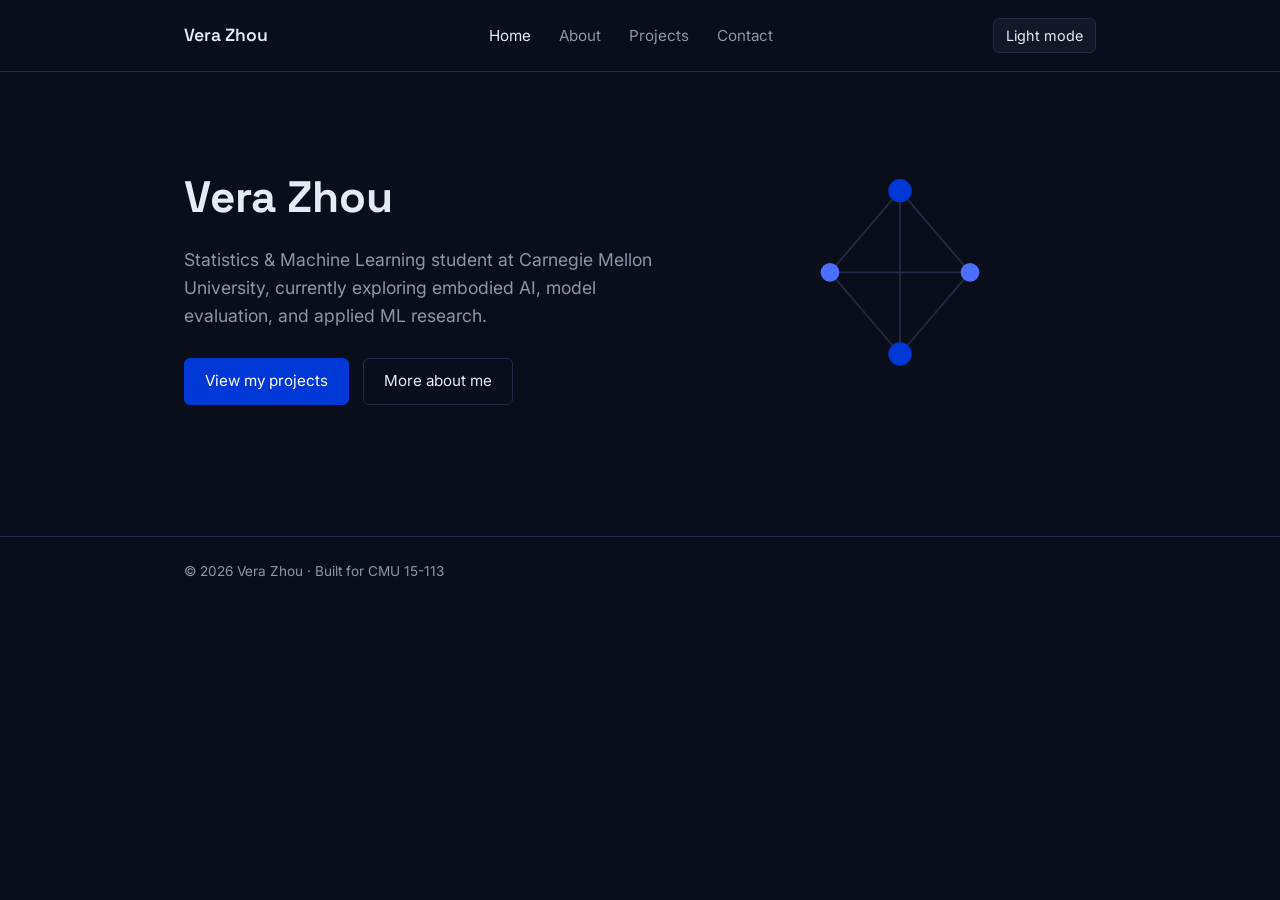
<file: index.html>
<!DOCTYPE html>
<!--
  AI USAGE NOTE (site-wide):
  This portfolio's structure and starter markup were drafted with help from
  Claude (Anthropic), based on a brief (dark navy/tech theme, CMU Statistics &
  Machine Learning student, accent color #0038D7). Content (bio, project
  descriptions, resume details) comes from Vera Zhou's own resume. Layout and
  code were reviewed and adapted by hand rather than used as-is.
  Full prompts are logged in /prompt-log.md.
-->
<html lang="en">
<head>
  <meta charset="UTF-8" />
  <meta name="viewport" content="width=device-width, initial-scale=1.0" />
  <title>Vera Zhou | Portfolio</title>
  <meta name="description" content="Portfolio of Vera (Yuxin) Zhou, Statistics and Machine Learning student at Carnegie Mellon University." />
  <link rel="preconnect" href="https://fonts.googleapis.com" />
  <link href="https://fonts.googleapis.com/css2?family=Space+Grotesk:wght@500;600;700&family=Inter:wght@400;500;600&display=swap" rel="stylesheet" />
  <link rel="stylesheet" href="style.css" />
</head>
<body>

  <header class="site-header">
    <nav class="nav">
      <span class="nav-name">Vera Zhou</span>

      <input type="checkbox" id="nav-toggle" class="nav-toggle" />
      <label for="nav-toggle" class="nav-toggle-label" aria-label="Toggle navigation">&#9776;</label>

      <ul class="nav-links">
        <li><a href="index.html">Home</a></li>
        <li><a href="about.html">About</a></li>
        <li><a href="projects.html">Projects</a></li>
        <li><a href="contact.html">Contact</a></li>
      </ul>

      <div class="nav-right">
        <button class="theme-toggle" type="button">Light mode</button>
      </div>
    </nav>
  </header>

  <main class="container">
    <section class="hero">
      <div>
        <h1>Vera Zhou</h1>
        <p class="tagline">
          Statistics &amp; Machine Learning student at Carnegie Mellon University,
          currently exploring embodied AI, model evaluation, and applied ML research.
        </p>
        <div class="hero-actions">
          <a class="btn btn-primary" href="projects.html">View my projects</a>
          <a class="btn btn-secondary" href="about.html">More about me</a>
        </div>
      </div>

      <div class="hero-graphic" aria-hidden="true">
        <!--
          AI USAGE NOTE: this inline SVG (a simple node/edge network graphic,
          nodding to ML graph structures) was generated with Claude based on
          the design brief, then color values were swapped to use the
          site's CSS custom properties so it adapts to dark/light mode.
        -->
        <svg viewBox="0 0 240 240" xmlns="http://www.w3.org/2000/svg">
          <g stroke="var(--border)" stroke-width="1.5">
            <line x1="120" y1="40" x2="60" y2="110" />
            <line x1="120" y1="40" x2="180" y2="110" />
            <line x1="60" y1="110" x2="120" y2="180" />
            <line x1="180" y1="110" x2="120" y2="180" />
            <line x1="60" y1="110" x2="180" y2="110" />
            <line x1="120" y1="40" x2="120" y2="180" />
          </g>
          <circle cx="120" cy="40" r="10" fill="var(--accent)" />
          <circle cx="60" cy="110" r="8" fill="var(--accent-light)" />
          <circle cx="180" cy="110" r="8" fill="var(--accent-light)" />
          <circle cx="120" cy="180" r="10" fill="var(--accent)" />
        </svg>
      </div>
    </section>
  </main>

  <footer class="site-footer">
    <div class="container">
      &copy; 2026 Vera Zhou &middot; Built for CMU 15-113
    </div>
  </footer>

  <script src="script.js"></script>
</body>
</html>
</file>
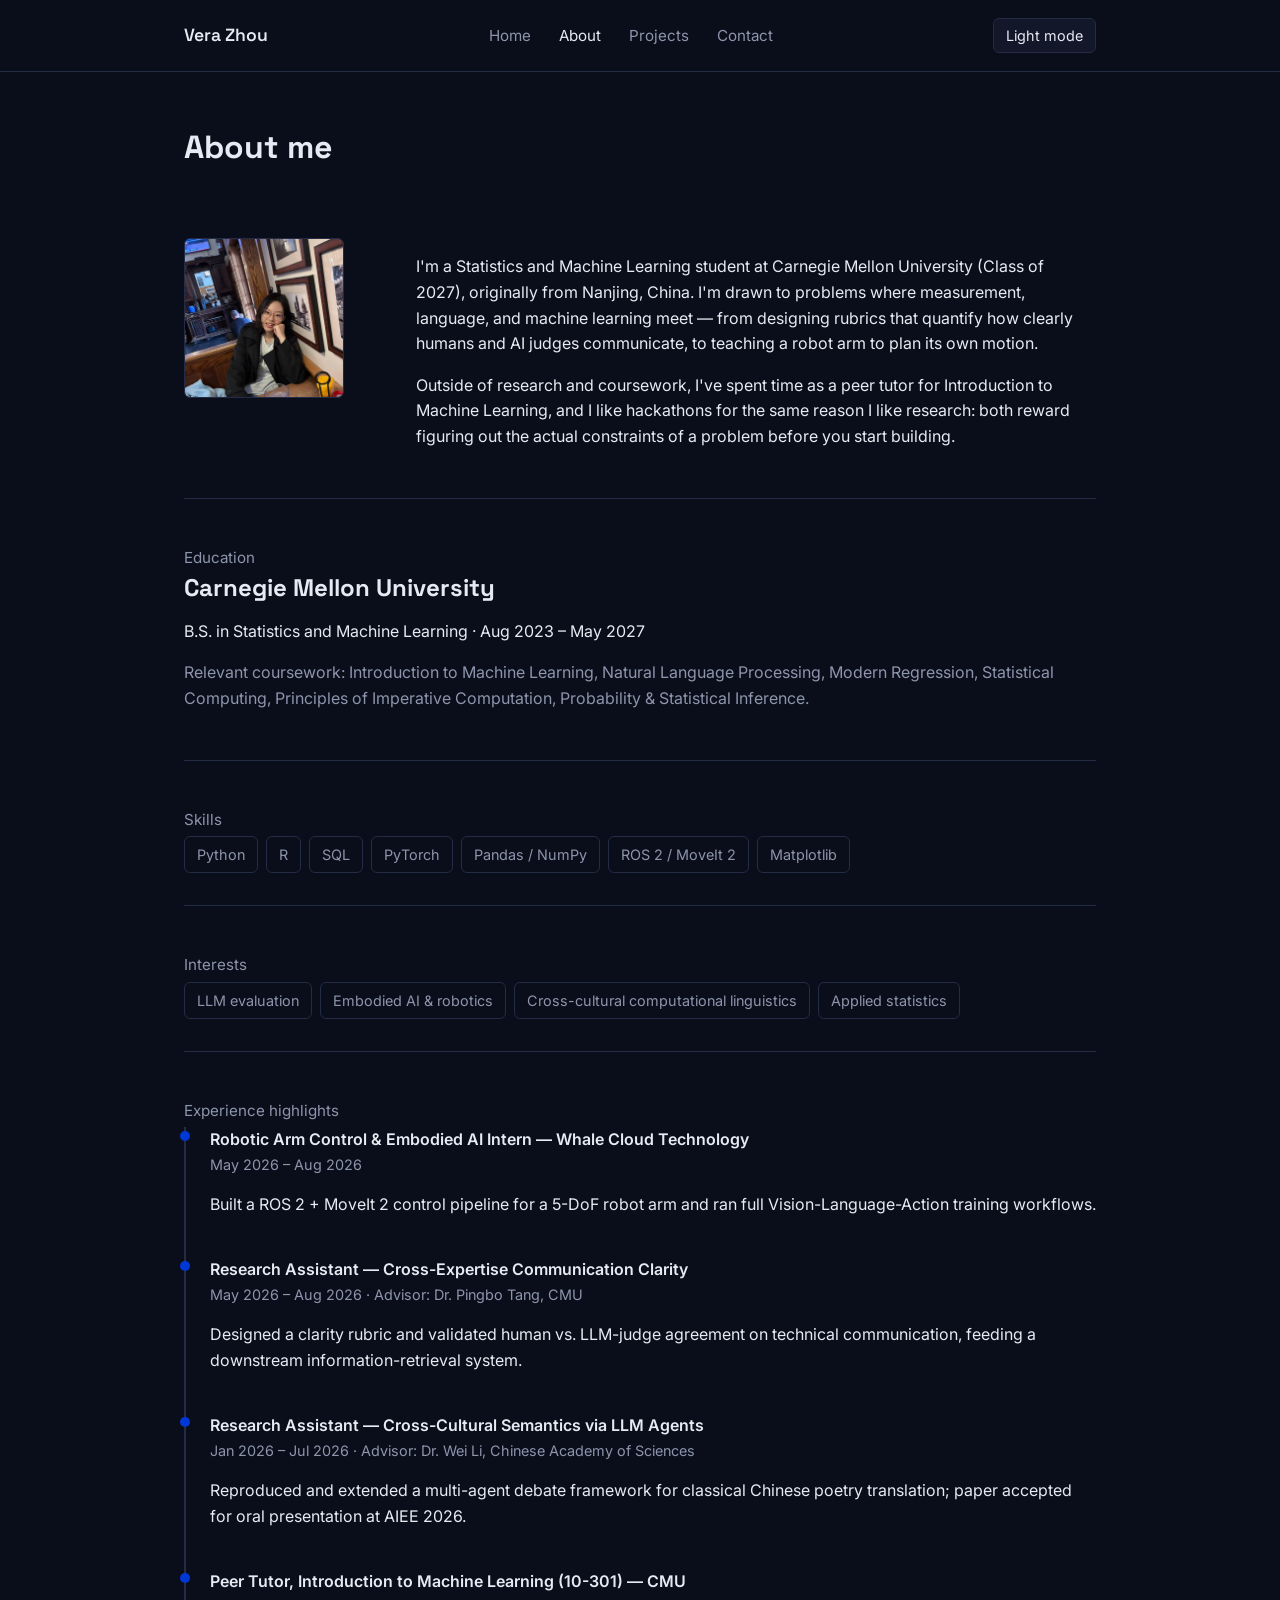
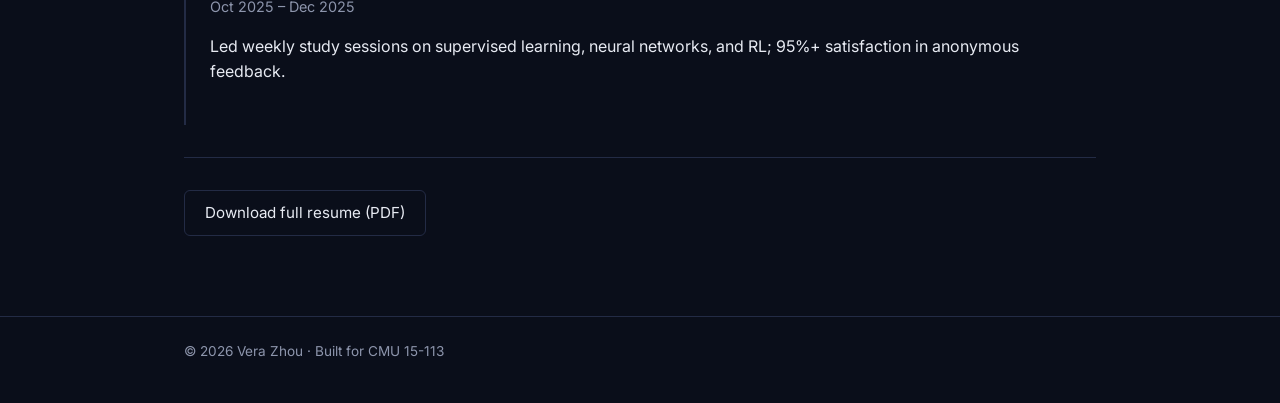
<file: about.html>
<!DOCTYPE html>
<html lang="en">
<head>
  <meta charset="UTF-8" />
  <meta name="viewport" content="width=device-width, initial-scale=1.0" />
  <title>About | Vera Zhou</title>
  <link rel="preconnect" href="https://fonts.googleapis.com" />
  <link href="https://fonts.googleapis.com/css2?family=Space+Grotesk:wght@500;600;700&family=Inter:wght@400;500;600&display=swap" rel="stylesheet" />
  <link rel="stylesheet" href="style.css" />
</head>
<body>

  <header class="site-header">
    <nav class="nav">
      <span class="nav-name">Vera Zhou</span>

      <input type="checkbox" id="nav-toggle" class="nav-toggle" />
      <label for="nav-toggle" class="nav-toggle-label" aria-label="Toggle navigation">&#9776;</label>

      <ul class="nav-links">
        <li><a href="index.html">Home</a></li>
        <li><a href="about.html">About</a></li>
        <li><a href="projects.html">Projects</a></li>
        <li><a href="contact.html">Contact</a></li>
      </ul>

      <div class="nav-right">
        <button class="theme-toggle" type="button">Light mode</button>
      </div>
    </nav>
  </header>

  <main class="container">
    <div class="page-header">
      <h1>About me</h1>
    </div>

    <section class="about-grid">
      <!--
        AVATAR: swap the placeholder below for your photo once you upload it.
        Replace the whole <div class="avatar">...</div> block with:
        <div class="avatar"><img src="assets/headshot.jpg" alt="Photo of Vera Zhou" /></div>
      -->
      <div class="avatar"><img src="assets/headshot.jpg" alt="Photo of Vera Zhou" /></div>

      <div>
        <p>
          I'm a Statistics and Machine Learning student at Carnegie Mellon University
          (Class of 2027), originally from Nanjing, China. I'm drawn to problems where
          measurement, language, and machine learning meet &mdash; from designing rubrics
          that quantify how clearly humans and AI judges communicate, to teaching a
          robot arm to plan its own motion.
        </p>
        <p>
          Outside of research and coursework, I've spent time as a peer tutor for
          Introduction to Machine Learning, and I like hackathons for the same reason
          I like research: both reward figuring out the actual constraints of a
          problem before you start building.
        </p>
      </div>
    </section>

    <section>
      <p class="section-label">Education</p>
      <h2>Carnegie Mellon University</h2>
      <p>B.S. in Statistics and Machine Learning &middot; Aug 2023 &ndash; May 2027</p>
      <p style="color: var(--text-muted);">
        Relevant coursework: Introduction to Machine Learning, Natural Language
        Processing, Modern Regression, Statistical Computing, Principles of
        Imperative Computation, Probability &amp; Statistical Inference.
      </p>
    </section>

    <section>
      <p class="section-label">Skills</p>
      <ul class="skills-list">
        <li>Python</li>
        <li>R</li>
        <li>SQL</li>
        <li>PyTorch</li>
        <li>Pandas / NumPy</li>
        <li>ROS 2 / MoveIt 2</li>
        <li>Matplotlib</li>
      </ul>
    </section>

    <section>
      <p class="section-label">Interests</p>
      <ul class="interests-list">
        <li>LLM evaluation</li>
        <li>Embodied AI &amp; robotics</li>
        <li>Cross-cultural computational linguistics</li>
        <li>Applied statistics</li>
      </ul>
    </section>

    <section>
      <p class="section-label">Experience highlights</p>
      <ul class="timeline">
        <li>
          <div class="role">Robotic Arm Control &amp; Embodied AI Intern &mdash; Whale Cloud Technology</div>
          <div class="meta">May 2026 &ndash; Aug 2026</div>
          <p>Built a ROS 2 + MoveIt 2 control pipeline for a 5-DoF robot arm and ran full Vision-Language-Action training workflows.</p>
        </li>
        <li>
          <div class="role">Research Assistant &mdash; Cross-Expertise Communication Clarity</div>
          <div class="meta">May 2026 &ndash; Aug 2026 &middot; Advisor: Dr. Pingbo Tang, CMU</div>
          <p>Designed a clarity rubric and validated human vs. LLM-judge agreement on technical communication, feeding a downstream information-retrieval system.</p>
        </li>
        <li>
          <div class="role">Research Assistant &mdash; Cross-Cultural Semantics via LLM Agents</div>
          <div class="meta">Jan 2026 &ndash; Jul 2026 &middot; Advisor: Dr. Wei Li, Chinese Academy of Sciences</div>
          <p>Reproduced and extended a multi-agent debate framework for classical Chinese poetry translation; paper accepted for oral presentation at AIEE 2026.</p>
        </li>
        <li>
          <div class="role">Peer Tutor, Introduction to Machine Learning (10-301) &mdash; CMU</div>
          <div class="meta">Oct 2025 &ndash; Dec 2025</div>
          <p>Led weekly study sessions on supervised learning, neural networks, and RL; 95%+ satisfaction in anonymous feedback.</p>
        </li>
      </ul>
    </section>

    <section>
      <a class="btn btn-secondary" href="assets/resume.pdf">Download full resume (PDF)</a>
      <!-- Add your resume PDF to /assets and update the filename above if different. -->
    </section>
  </main>

  <footer class="site-footer">
    <div class="container">
      &copy; 2026 Vera Zhou &middot; Built for CMU 15-113
    </div>
  </footer>

  <script src="script.js"></script>
</body>
</html>
</file>
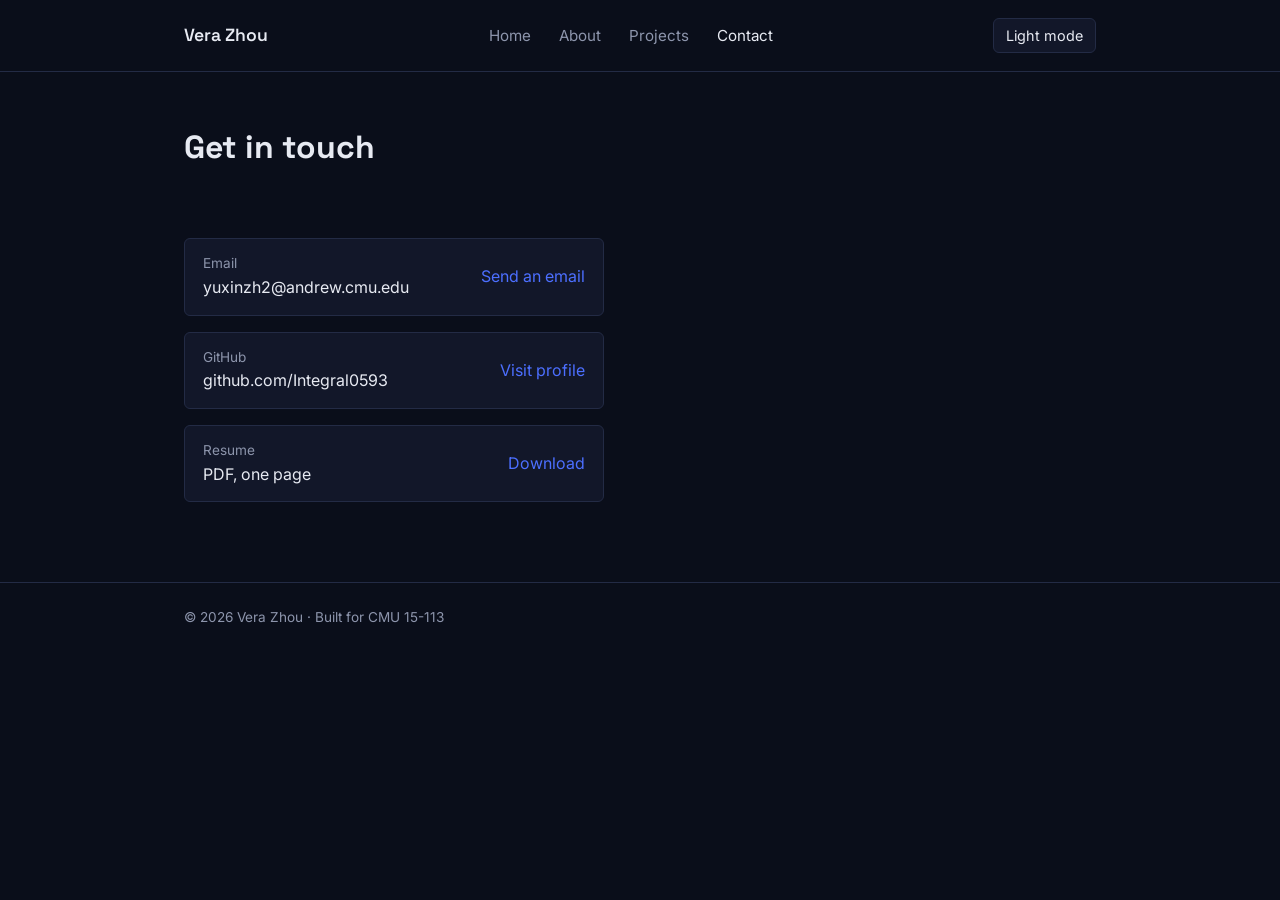
<file: contact.html>
<!DOCTYPE html>
<html lang="en">
<head>
  <meta charset="UTF-8" />
  <meta name="viewport" content="width=device-width, initial-scale=1.0" />
  <title>Contact | Vera Zhou</title>
  <link rel="preconnect" href="https://fonts.googleapis.com" />
  <link href="https://fonts.googleapis.com/css2?family=Space+Grotesk:wght@500;600;700&family=Inter:wght@400;500;600&display=swap" rel="stylesheet" />
  <link rel="stylesheet" href="style.css" />
</head>
<body>

  <header class="site-header">
    <nav class="nav">
      <span class="nav-name">Vera Zhou</span>

      <input type="checkbox" id="nav-toggle" class="nav-toggle" />
      <label for="nav-toggle" class="nav-toggle-label" aria-label="Toggle navigation">&#9776;</label>

      <ul class="nav-links">
        <li><a href="index.html">Home</a></li>
        <li><a href="about.html">About</a></li>
        <li><a href="projects.html">Projects</a></li>
        <li><a href="contact.html">Contact</a></li>
      </ul>

      <div class="nav-right">
        <button class="theme-toggle" type="button">Light mode</button>
      </div>
    </nav>
  </header>

  <main class="container">
    <div class="page-header">
      <h1>Get in touch</h1>
    </div>

    <section>
      <ul class="contact-list">
        <li>
          <div>
            <div class="label">Email</div>
            <div>yuxinzh2@andrew.cmu.edu</div>
          </div>
          <a href="mailto:yuxinzh2@andrew.cmu.edu">Send an email</a>
        </li>
        <li>
          <div>
            <div class="label">GitHub</div>
            <div>github.com/Integral0593</div>
          </div>
          <a href="https://github.com/Integral0593/">Visit profile</a>
        </li>
        <li>
          <div>
            <div class="label">Resume</div>
            <div>PDF, one page</div>
          </div>
          <a href="assets/resume.pdf">Download</a>
        </li>
      </ul>
    </section>
  </main>

  <footer class="site-footer">
    <div class="container">
      &copy; 2026 Vera Zhou &middot; Built for CMU 15-113
    </div>
  </footer>

  <script src="script.js"></script>
</body>
</html>
</file>
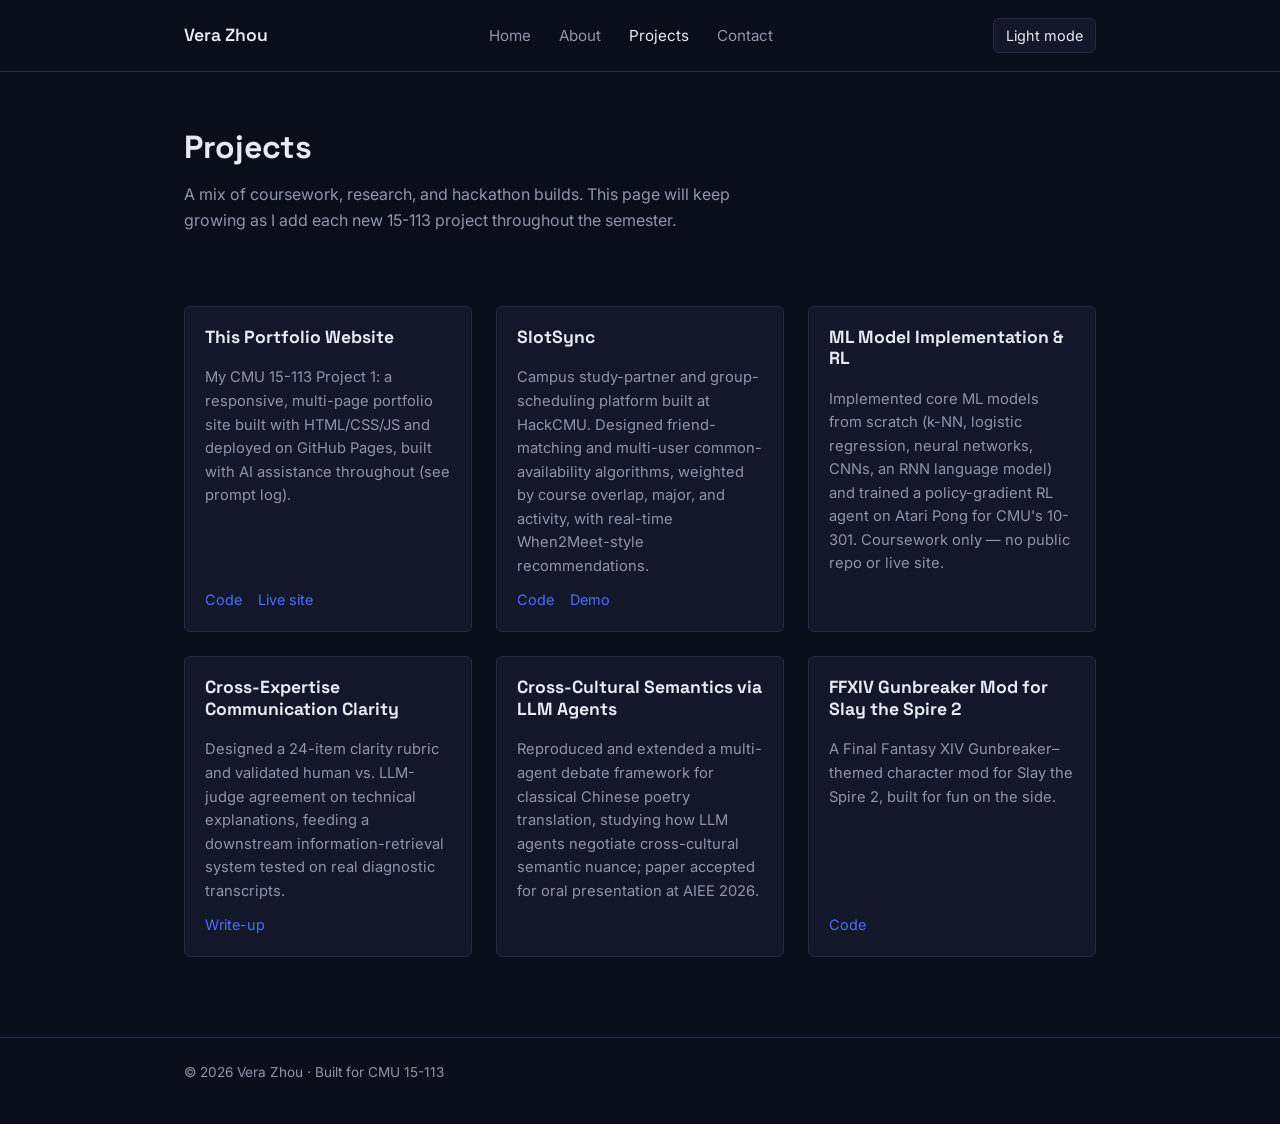
<file: projects.html>
<!DOCTYPE html>
<html lang="en">
<head>
  <meta charset="UTF-8" />
  <meta name="viewport" content="width=device-width, initial-scale=1.0" />
  <title>Projects | Vera Zhou</title>
  <link rel="preconnect" href="https://fonts.googleapis.com" />
  <link href="https://fonts.googleapis.com/css2?family=Space+Grotesk:wght@500;600;700&family=Inter:wght@400;500;600&display=swap" rel="stylesheet" />
  <link rel="stylesheet" href="style.css" />
</head>
<body>

  <header class="site-header">
    <nav class="nav">
      <span class="nav-name">Vera Zhou</span>

      <input type="checkbox" id="nav-toggle" class="nav-toggle" />
      <label for="nav-toggle" class="nav-toggle-label" aria-label="Toggle navigation">&#9776;</label>

      <ul class="nav-links">
        <li><a href="index.html">Home</a></li>
        <li><a href="about.html">About</a></li>
        <li><a href="projects.html">Projects</a></li>
        <li><a href="contact.html">Contact</a></li>
      </ul>

      <div class="nav-right">
        <button class="theme-toggle" type="button">Light mode</button>
      </div>
    </nav>
  </header>

  <main class="container">
    <div class="page-header">
      <h1>Projects</h1>
      <p style="color: var(--text-muted); max-width: 60ch;">
        A mix of coursework, research, and hackathon builds. This page will keep
        growing as I add each new 15-113 project throughout the semester.
      </p>
    </div>

    <section>
      <div class="project-grid">

        <div class="project-card">
          <h3>This Portfolio Website</h3>
          <p>
            My CMU 15-113 Project 1: a responsive, multi-page portfolio site
            built with HTML/CSS/JS and deployed on GitHub Pages, built with
            AI assistance throughout (see prompt log).
          </p>
          <div class="links">
            <a href="https://github.com/Integral0593/Portfolio">Code</a>
            <a href="index.html">Live site</a>
          </div>
        </div>

        <div class="project-card">
          <h3>SlotSync</h3>
          <p>
            Campus study-partner and group-scheduling platform built at HackCMU.
            Designed friend-matching and multi-user common-availability
            algorithms, weighted by course overlap, major, and activity, with
            real-time When2Meet-style recommendations.
          </p>
          <div class="links">
            <a href="https://github.com/Integral0593/HackCMU">Code</a>
            <a href="#">Demo</a>
          </div>
        </div>

        <div class="project-card">
          <h3>ML Model Implementation &amp; RL</h3>
          <p>
            Implemented core ML models from scratch (k-NN, logistic regression,
            neural networks, CNNs, an RNN language model) and trained a
            policy-gradient RL agent on Atari Pong for CMU's 10-301. Coursework
            only &mdash; no public repo or live site.
          </p>
        </div>

        <div class="project-card">
          <h3>Cross-Expertise Communication Clarity</h3>
          <p>
            Designed a 24-item clarity rubric and validated human vs. LLM-judge
            agreement on technical explanations, feeding a downstream
            information-retrieval system tested on real diagnostic transcripts.
          </p>
          <div class="links">
            <a href="#">Write-up</a>
          </div>
        </div>

        <div class="project-card">
          <h3>Cross-Cultural Semantics via LLM Agents</h3>
          <p>
            Reproduced and extended a multi-agent debate framework for classical
            Chinese poetry translation, studying how LLM agents negotiate
            cross-cultural semantic nuance; paper accepted for oral presentation
            at AIEE 2026.
          </p>
        </div>

        <div class="project-card">
          <h3>FFXIV Gunbreaker Mod for Slay the Spire 2</h3>
          <p>
            A Final Fantasy XIV Gunbreaker&ndash;themed character mod for Slay
            the Spire 2, built for fun on the side.
          </p>
          <div class="links">
            <a href="https://github.com/Integral0593/FFXIV_GNB">Code</a>
          </div>
        </div>

      </div>
    </section>
  </main>

  <footer class="site-footer">
    <div class="container">
      &copy; 2026 Vera Zhou &middot; Built for CMU 15-113
    </div>
  </footer>

  <script src="script.js"></script>
</body>
</html>
</file>
<file: style.css>
/*
  AI USAGE NOTE:
  This stylesheet was drafted with help from Claude (Anthropic), starting from
  a design brief (dark navy/tech theme, accent #0038D7). The color tokens,
  layout structure, and component patterns below were AI-suggested, then
  reviewed and adjusted by hand. See /prompt-log.md for the actual prompts
  used. If you change the palette or layout, update this note to reflect
  what you changed and why -- that's part of documenting your own process.
*/

/* ---------- Design tokens ---------- */
:root {
  --bg: #0a0e1a;
  --bg-elevated: #121729;
  --border: #232b45;
  --text: #e7eaf2;
  --text-muted: #8d95ac;
  --accent: #0038d7;
  --accent-light: #4c6fff;
  --radius: 6px;
  --max-width: 960px;
  --font-heading: "Space Grotesk", "Segoe UI", sans-serif;
  --font-body: "Inter", "Segoe UI", sans-serif;
}

/* Light mode overrides, toggled via a class on <html> */
html.light {
  --bg: #f5f7fb;
  --bg-elevated: #ffffff;
  --border: #dde3f0;
  --text: #131826;
  --text-muted: #5b6478;
  --accent: #0038d7;
  --accent-light: #274bc7;
}

* {
  box-sizing: border-box;
}

html {
  scroll-behavior: smooth;
}

body {
  margin: 0;
  background: var(--bg);
  color: var(--text);
  font-family: var(--font-body);
  line-height: 1.6;
  transition: background 0.25s ease, color 0.25s ease;
}

h1, h2, h3 {
  font-family: var(--font-heading);
  line-height: 1.2;
  margin: 0 0 0.5em;
}

a {
  color: var(--accent-light);
  text-decoration: none;
}

a:hover {
  text-decoration: underline;
}

/* Visible focus state for keyboard nav -- accessibility floor */
a:focus-visible,
button:focus-visible {
  outline: 2px solid var(--accent-light);
  outline-offset: 2px;
}

.container {
  max-width: var(--max-width);
  margin: 0 auto;
  padding: 0 24px;
}

/* ---------- Header / Nav ---------- */
.site-header {
  border-bottom: 1px solid var(--border);
  position: sticky;
  top: 0;
  background: var(--bg);
  z-index: 10;
}

.nav {
  display: flex;
  align-items: center;
  justify-content: space-between;
  padding: 18px 24px;
  max-width: var(--max-width);
  margin: 0 auto;
}

.nav-name {
  font-family: var(--font-heading);
  font-weight: 600;
  font-size: 1.1rem;
  color: var(--text);
}

.nav-links {
  display: flex;
  gap: 28px;
  list-style: none;
  margin: 0;
  padding: 0;
}

.nav-links a {
  color: var(--text-muted);
  font-size: 0.95rem;
}

.nav-links a.active,
.nav-links a:hover {
  color: var(--text);
}

.nav-right {
  display: flex;
  align-items: center;
  gap: 16px;
}

.theme-toggle {
  background: var(--bg-elevated);
  border: 1px solid var(--border);
  border-radius: var(--radius);
  color: var(--text);
  cursor: pointer;
  padding: 8px 12px;
  font-size: 0.9rem;
  font-family: var(--font-body);
}

.theme-toggle:hover {
  border-color: var(--accent-light);
}

/* Mobile nav toggle (hidden checkbox pattern) */
.nav-toggle {
  display: none;
}

.nav-toggle-label {
  display: none;
  cursor: pointer;
  font-size: 1.4rem;
  color: var(--text);
  background: none;
  border: none;
}

@media (max-width: 700px) {
  .nav-links {
    display: none;
    flex-direction: column;
    gap: 0;
    position: absolute;
    top: 100%;
    left: 0;
    right: 0;
    background: var(--bg);
    border-bottom: 1px solid var(--border);
    padding: 8px 24px 16px;
  }

  .nav-links li {
    padding: 10px 0;
    border-bottom: 1px solid var(--border);
  }

  .nav-links li:last-child {
    border-bottom: none;
  }

  .nav-toggle:checked ~ .nav-links {
    display: flex;
  }

  .nav-toggle-label {
    display: block;
  }

  .nav {
    flex-wrap: wrap;
    position: relative;
  }
}

/* ---------- Hero (home page) ---------- */
.hero {
  display: grid;
  grid-template-columns: 1.2fr 1fr;
  gap: 48px;
  align-items: center;
  padding: 72px 0 56px;
  opacity: 0;
  animation: fade-up 0.7s ease forwards;
}

/* Single deliberate reveal on load -- intentionally not repeated per-section */
@keyframes fade-up {
  from {
    opacity: 0;
    transform: translateY(12px);
  }
  to {
    opacity: 1;
    transform: translateY(0);
  }
}

@media (prefers-reduced-motion: reduce) {
  .hero {
    animation: none;
    opacity: 1;
  }
}

.hero h1 {
  font-size: clamp(2rem, 4vw, 2.75rem);
  color: var(--text);
}

.hero .tagline {
  color: var(--text-muted);
  font-size: 1.1rem;
  max-width: 46ch;
}

.hero-graphic {
  justify-self: center;
}

.hero-graphic svg {
  width: 100%;
  max-width: 280px;
  height: auto;
}

.hero-actions {
  display: flex;
  gap: 14px;
  margin-top: 28px;
  flex-wrap: wrap;
}

.btn {
  display: inline-block;
  padding: 10px 20px;
  border-radius: var(--radius);
  font-size: 0.95rem;
  border: 1px solid var(--border);
}

.btn-primary {
  background: var(--accent);
  color: #ffffff;
  border-color: var(--accent);
}

.btn-primary:hover {
  background: var(--accent-light);
  border-color: var(--accent-light);
  text-decoration: none;
}

.btn-secondary {
  background: transparent;
  color: var(--text);
}

.btn-secondary:hover {
  border-color: var(--accent-light);
  text-decoration: none;
}

@media (max-width: 700px) {
  .hero {
    grid-template-columns: 1fr;
    padding-top: 40px;
    text-align: left;
  }
  .hero-graphic {
    order: -1;
    justify-self: start;
  }
  .hero-graphic svg {
    max-width: 180px;
  }
}

/* ---------- Sections shared across pages ---------- */
.page-header {
  padding: 56px 0 24px;
}

.page-header h1 {
  font-size: 2rem;
}

section {
  padding: 32px 0;
}

section + section {
  border-top: 1px solid var(--border);
}

.section-label {
  color: var(--text-muted);
  font-size: 0.95rem;
  margin-bottom: 4px;
}

/* ---------- About page ---------- */
.about-grid {
  display: grid;
  grid-template-columns: 200px 1fr;
  gap: 32px;
  align-items: start;
}

.avatar {
  width: 160px;
  height: 160px;
  border-radius: var(--radius);
  border: 1px solid var(--border);
  background: var(--bg-elevated);
  display: flex;
  align-items: center;
  justify-content: center;
  font-family: var(--font-heading);
  font-size: 2.5rem;
  color: var(--text-muted);
  overflow: hidden;
}

.avatar img {
  width: 100%;
  height: 100%;
  object-fit: cover;
}

@media (max-width: 700px) {
  .about-grid {
    grid-template-columns: 1fr;
  }
  .avatar {
    width: 120px;
    height: 120px;
  }
}

.skills-list,
.interests-list {
  list-style: none;
  padding: 0;
  margin: 0;
  display: flex;
  flex-wrap: wrap;
  gap: 8px;
}

.skills-list li,
.interests-list li {
  border: 1px solid var(--border);
  border-radius: var(--radius);
  padding: 6px 12px;
  font-size: 0.9rem;
  color: var(--text-muted);
}

.timeline {
  list-style: none;
  padding: 0;
  margin: 0;
  border-left: 2px solid var(--border);
}

.timeline li {
  position: relative;
  padding: 0 0 24px 24px;
}

.timeline li::before {
  content: "";
  position: absolute;
  left: -6px;
  top: 4px;
  width: 10px;
  height: 10px;
  border-radius: 50%;
  background: var(--accent);
}

.timeline .role {
  font-weight: 600;
  color: var(--text);
}

.timeline .meta {
  color: var(--text-muted);
  font-size: 0.9rem;
}

/* ---------- Projects page ---------- */
.project-grid {
  display: grid;
  grid-template-columns: repeat(auto-fit, minmax(260px, 1fr));
  gap: 24px;
}

.project-card {
  border: 1px solid var(--border);
  border-radius: var(--radius);
  background: var(--bg-elevated);
  padding: 20px;
  display: flex;
  flex-direction: column;
  gap: 10px;
}

.project-card h3 {
  font-size: 1.1rem;
}

.project-card p {
  color: var(--text-muted);
  font-size: 0.92rem;
  margin: 0;
}

.project-card .links {
  margin-top: auto;
  display: flex;
  gap: 16px;
  font-size: 0.9rem;
}

.status-tag {
  display: inline-block;
  align-self: flex-start;
  font-size: 0.75rem;
  color: var(--accent-light);
  border: 1px solid var(--accent-light);
  border-radius: var(--radius);
  padding: 2px 8px;
}

/* ---------- Contact page ---------- */
.contact-list {
  list-style: none;
  padding: 0;
  margin: 0;
  display: flex;
  flex-direction: column;
  gap: 16px;
  max-width: 420px;
}

.contact-list li {
  display: flex;
  justify-content: space-between;
  align-items: center;
  border: 1px solid var(--border);
  border-radius: var(--radius);
  padding: 14px 18px;
  background: var(--bg-elevated);
}

.contact-list .label {
  color: var(--text-muted);
  font-size: 0.85rem;
}

/* ---------- Footer ---------- */
.site-footer {
  border-top: 1px solid var(--border);
  margin-top: 48px;
  padding: 24px 0 40px;
  color: var(--text-muted);
  font-size: 0.85rem;
}
</file>
